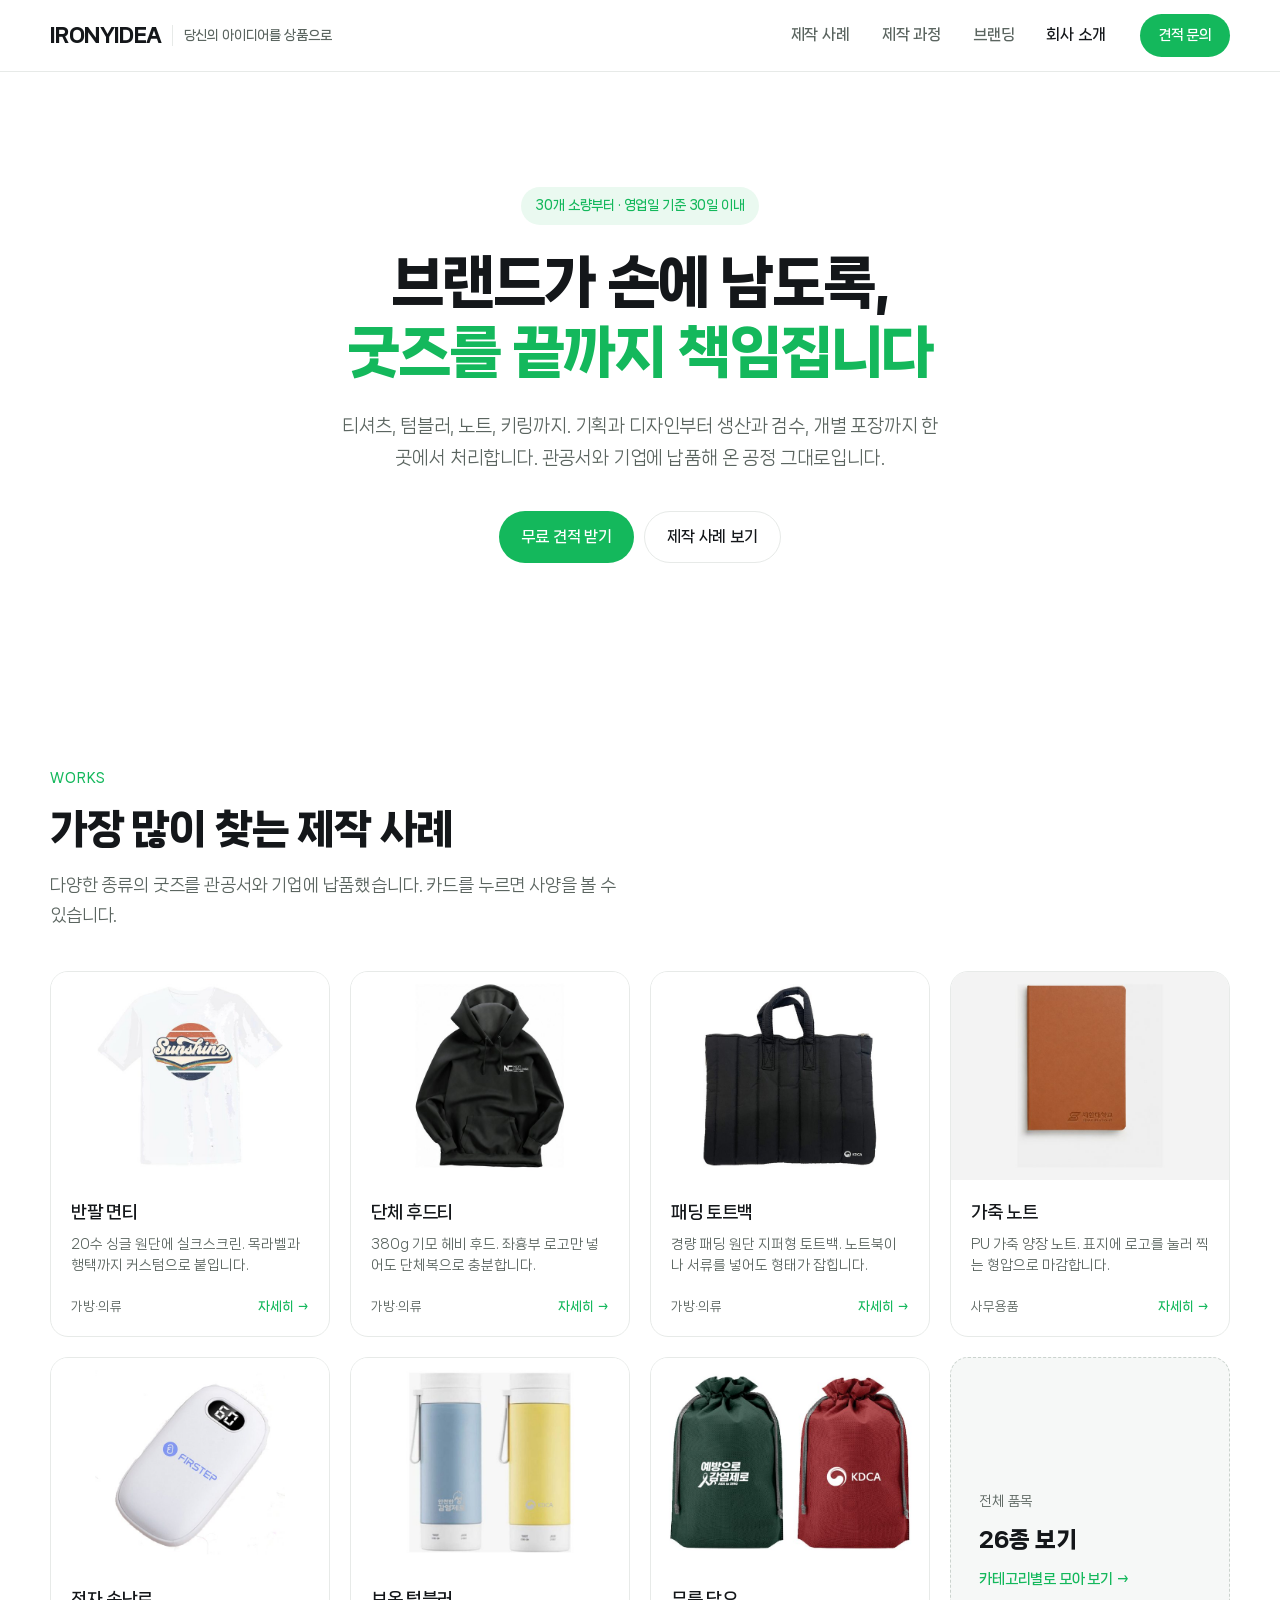
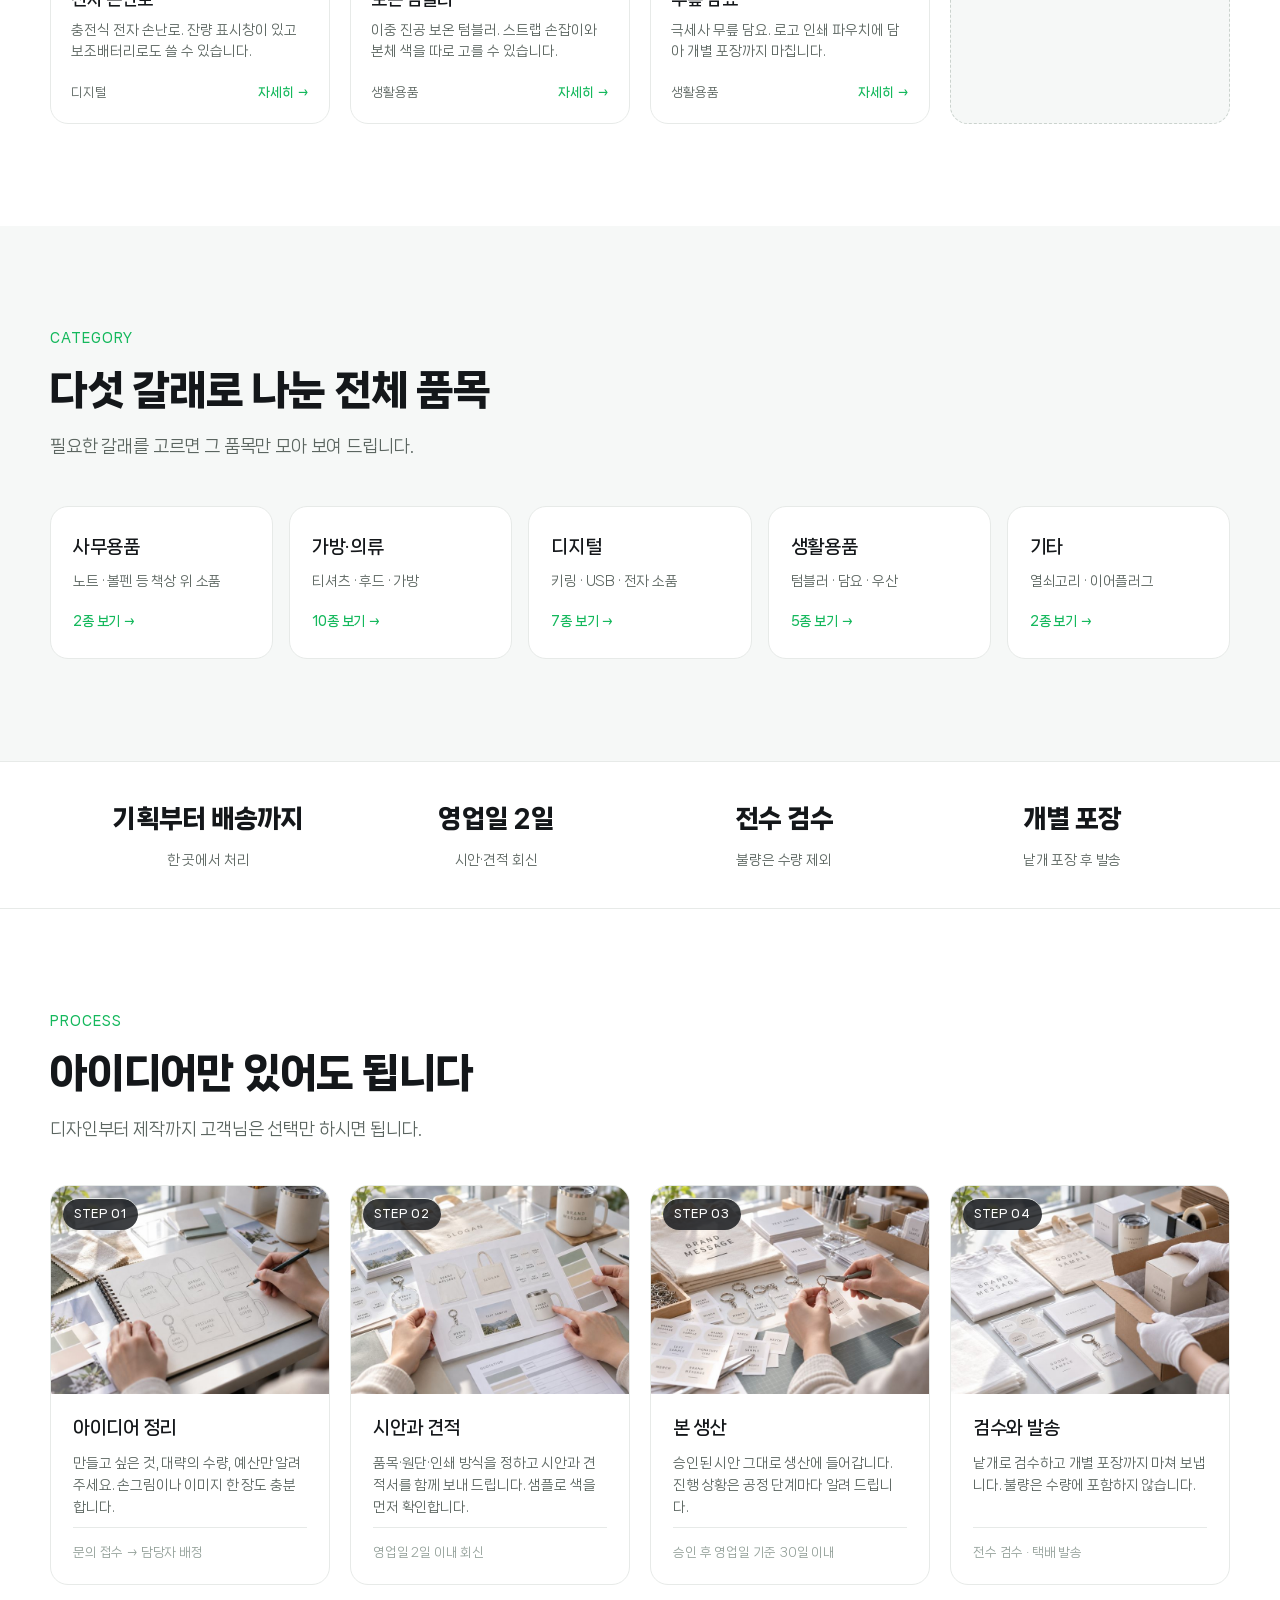
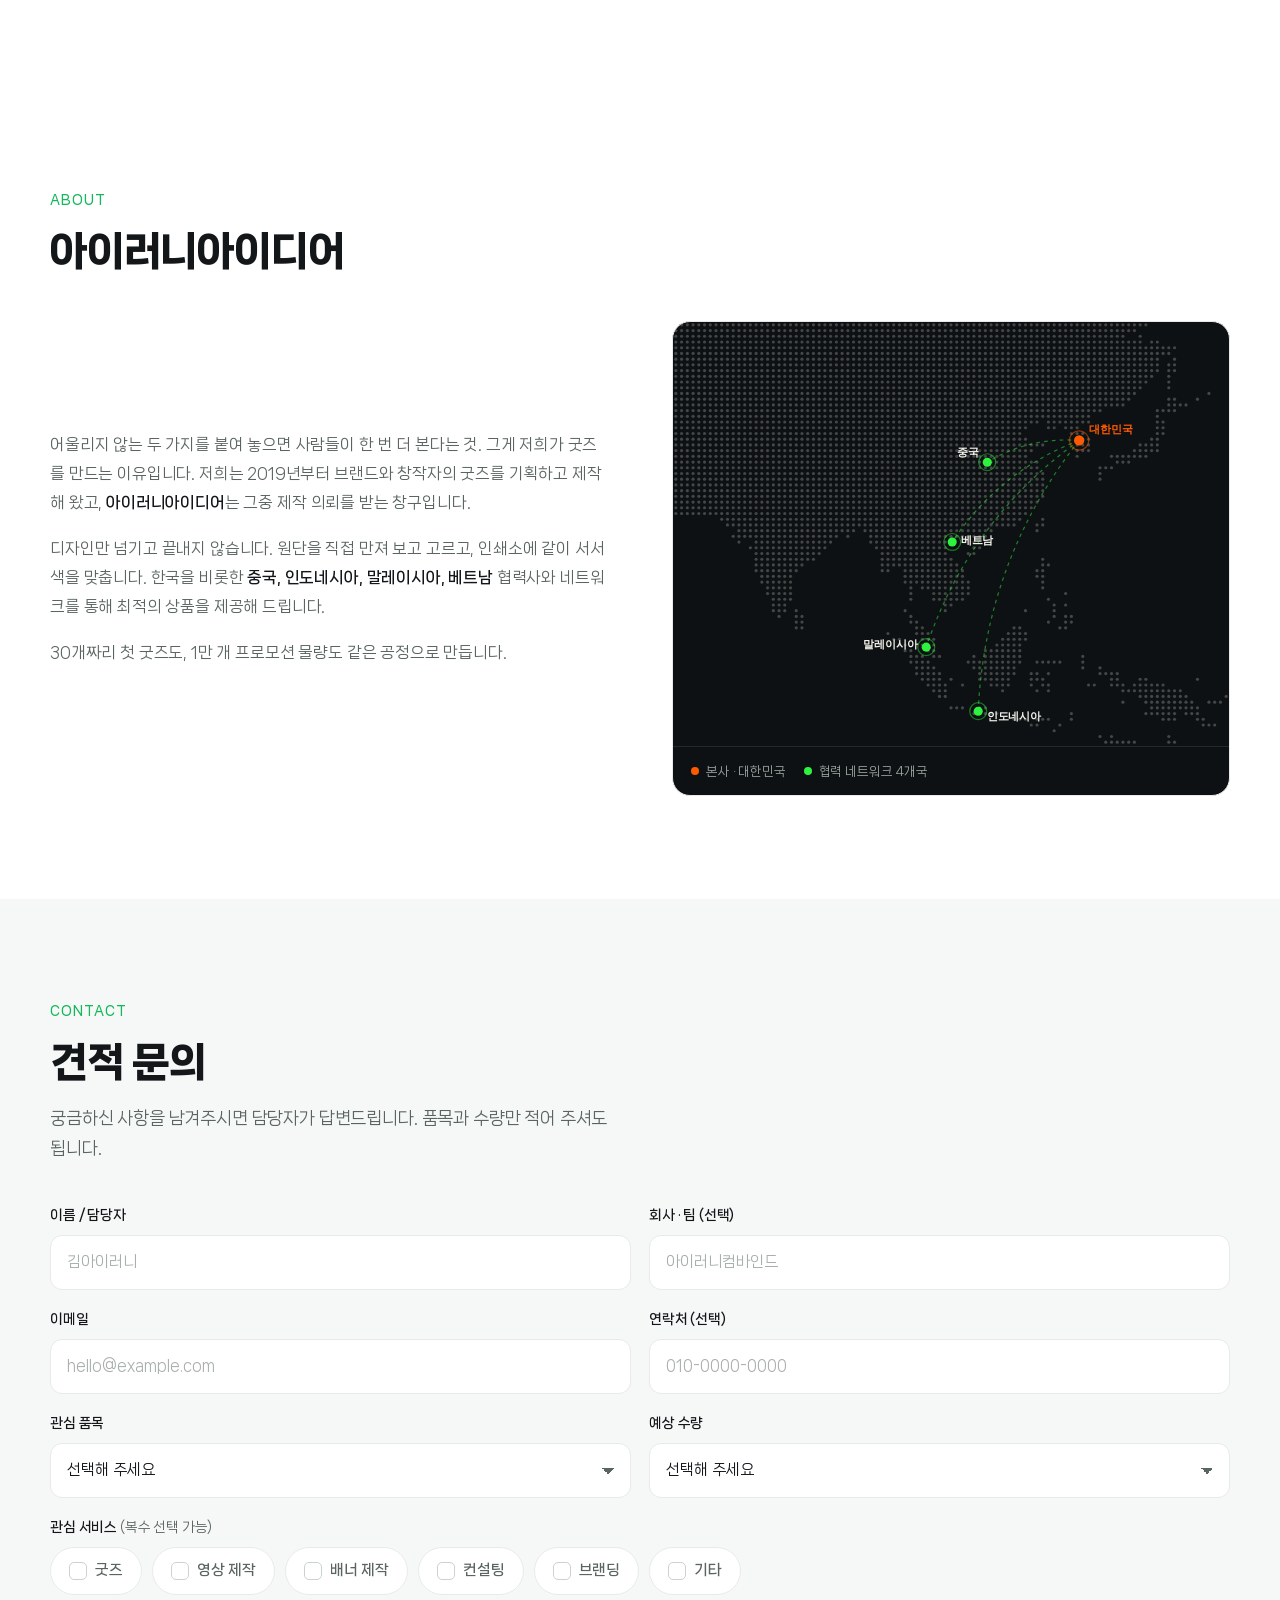
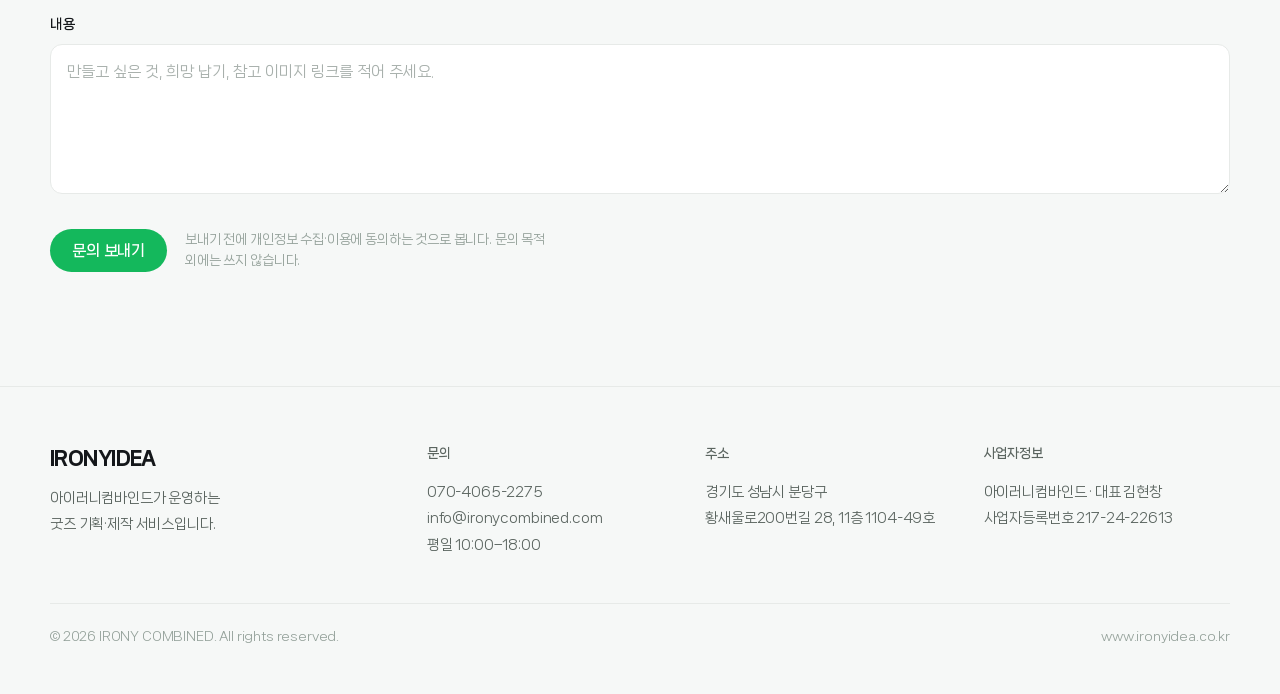
<file: index.html>
<!DOCTYPE html>
<html lang="ko">
<head>
<meta charset="UTF-8">
<meta name="viewport" content="width=device-width, initial-scale=1">
<title>아이러니아이디어 — 당신의 아이디어를 상품으로 만드는 곳</title>
<meta name="description" content="아이러니컴바인드가 운영하는 굿즈 제작 서비스. 사무용품, 가방·의류, 디지털, 생활용품까지 30개 소량부터 기획하고 제작합니다.">
<link rel="icon" href="favicon.svg" type="image/svg+xml">
<meta name="theme-color" content="#FFFFFF">
<meta property="og:type" content="website">
<meta property="og:site_name" content="아이러니아이디어">
<meta property="og:title" content="아이러니아이디어 — 당신의 아이디어를 상품으로 만드는 곳">
<meta property="og:description" content="아이러니컴바인드가 운영하는 굿즈 제작 서비스. 사무용품, 가방·의류, 디지털, 생활용품까지 30개 소량부터 기획하고 제작합니다.">
<meta property="og:image" content="og-image.png">
<meta property="og:locale" content="ko_KR">
<meta name="twitter:card" content="summary_large_image">
<link rel="stylesheet" href="style.css">
</head>
<body>
<header class="nav">
  <div class="wrap">
    <a class="brand" href="index.html"><b>IRONYIDEA</b><em>당신의 아이디어를 상품으로</em></a>
    <nav class="tabs" aria-label="주요 메뉴">
      <a href="works.html">제작 사례</a>
      <a href="index.html#process">제작 과정</a>
      <a href="branding.html">브랜딩</a>
      <a href="index.html#about">회사 소개</a>
    </nav>
    <a class="btn btn--green btn--sm" href="index.html#contact">견적 문의</a>
  </div>
</header>

<main id="top">

  <section class="hero">
    <div class="wrap">
      <div>
        <span class="chip">30개 소량부터 · 영업일 기준 30일 이내</span>
        <h1>브랜드가 손에 남도록,<br><span>굿즈를 끝까지 책임집니다</span></h1>
        <p>티셔츠, 텀블러, 노트, 키링까지. 기획과 디자인부터 생산과 검수,
           개별 포장까지 한 곳에서 처리합니다. 관공서와 기업에 납품해 온 공정 그대로입니다.</p>
        <div class="hero-cta">
          <a class="btn btn--green" href="#contact">무료 견적 받기</a>
          <a class="btn btn--ghost" href="works.html">제작 사례 보기</a>
        </div>
      </div>
    </div>
  </section>

  <section class="sec" id="work">
    <div class="wrap">
      <span class="eyebrow">Works</span>
      <h2 class="h2">가장 많이 찾는 제작 사례</h2>
      <p class="lead">다양한 종류의 굿즈를 관공서와 기업에 납품했습니다. 카드를 누르면 사양을 볼 수 있습니다.</p>
      <div class="grid" id="grid"></div>
    </div>
  </section>

  <section class="sec sec--soft">
    <div class="wrap">
      <span class="eyebrow">Category</span>
      <h2 class="h2">다섯 갈래로 나눈 전체 품목</h2>
      <p class="lead">필요한 갈래를 고르면 그 품목만 모아 보여 드립니다.</p>
      <div class="cats" id="cats"></div>
    </div>
  </section>

  <section class="strip">
    <div class="wrap">
      <div><b>기획부터 배송까지</b><span>한 곳에서 처리</span></div>
      <div><b>영업일 2일</b><span>시안·견적 회신</span></div>
      <div><b>전수 검수</b><span>불량은 수량 제외</span></div>
      <div><b>개별 포장</b><span>낱개 포장 후 발송</span></div>
    </div>
  </section>

  <section class="sec" id="process">
    <div class="wrap">
      <span class="eyebrow">Process</span>
      <h2 class="h2">아이디어만 있어도 됩니다</h2>
      <p class="lead">디자인부터 제작까지 고객님은 선택만 하시면 됩니다.</p>
      <div id="procvisual"></div>
    </div>
  </section>

  <section class="sec" id="about">
    <div class="wrap">
      <span class="eyebrow">About</span>
      <h2 class="h2">아이러니아이디어</h2>
      <div class="about">
        <div>
          <p>어울리지 않는 두 가지를 붙여 놓으면 사람들이 한 번 더 본다는 것. 그게 저희가 굿즈를 만드는 이유입니다.
             저희는 2019년부터 브랜드와 창작자의 굿즈를 기획하고 제작해 왔고, <strong>아이러니아이디어</strong>는 그중 제작 의뢰를 받는 창구입니다.</p>
          <p>디자인만 넘기고 끝내지 않습니다. 원단을 직접 만져 보고 고르고, 인쇄소에 같이 서서 색을 맞춥니다.
             한국을 비롯한 <strong>중국, 인도네시아, 말레이시아, 베트남</strong> 협력사와 네트워크를 통해 최적의 상품을 제공해 드립니다.</p>
          <p>30개짜리 첫 굿즈도, 1만 개 프로모션 물량도 같은 공정으로 만듭니다.</p>
        </div>
        <figure class="netmap" id="netmap"></figure>
      </div>
    </div>
  </section>

  <section class="sec sec--soft" id="contact">
    <div class="wrap">
      <span class="eyebrow">Contact</span>
      <h2 class="h2">견적 문의</h2>
      <p class="lead">궁금하신 사항을 남겨주시면 담당자가 답변드립니다. 품목과 수량만 적어 주셔도 됩니다.</p>

      <div class="form" id="formwrap">
        <form class="form" id="form" style="grid-column:1/-1;margin-top:0" novalidate>
          <div class="f"><label for="name">이름 / 담당자</label><input id="name" name="name" required autocomplete="name" placeholder="김아이러니"></div>
          <div class="f"><label for="org">회사 · 팀 (선택)</label><input id="org" name="org" autocomplete="organization" placeholder="아이러니컴바인드"></div>
          <div class="f"><label for="email">이메일</label><input id="email" name="email" type="email" required autocomplete="email" placeholder="hello@example.com"></div>
          <div class="f"><label for="tel">연락처 (선택)</label><input id="tel" name="tel" type="tel" autocomplete="tel" placeholder="010-0000-0000"></div>
          <div class="f"><label for="item">관심 품목</label><select id="item" name="item" required><option value="">선택해 주세요</option></select></div>
          <div class="f"><label for="qty">예상 수량</label><select id="qty" name="qty" required>
            <option value="">선택해 주세요</option><option>30–100개</option><option>100–300개</option>
            <option>300–1,000개</option><option>1,000개 이상</option><option>아직 미정</option></select></div>
          <div class="f full">
            <label>관심 서비스 <span style="font-weight:400;color:var(--body)">(복수 선택 가능)</span></label>
            <div class="checks" id="svcchecks">
              <label class="chk"><input type="checkbox" name="svc" value="굿즈"><span>굿즈</span></label>
              <label class="chk"><input type="checkbox" name="svc" value="영상 제작"><span>영상 제작</span></label>
              <label class="chk"><input type="checkbox" name="svc" value="배너 제작"><span>배너 제작</span></label>
              <label class="chk"><input type="checkbox" name="svc" value="컨설팅"><span>컨설팅</span></label>
              <label class="chk"><input type="checkbox" name="svc" value="브랜딩"><span>브랜딩</span></label>
              <label class="chk"><input type="checkbox" name="svc" value="기타"><span>기타</span></label>
            </div>
          </div>
          <div class="f full"><label for="msg">내용</label><textarea id="msg" name="msg" required placeholder="만들고 싶은 것, 희망 납기, 참고 이미지 링크를 적어 주세요."></textarea></div>
          <div class="submit-row">
            <button class="btn btn--green" type="submit">문의 보내기</button>
            <p class="hint">보내기 전에 개인정보 수집·이용에 동의하는 것으로 봅니다. 문의 목적 외에는 쓰지 않습니다.</p>
          </div>
        </form>
      </div>
      <div id="done" hidden></div>
    </div>
  </section>

</main>

<footer class="foot">
  <div class="wrap">
    <div class="cols">
      <div>
        <div class="fb">IRONYIDEA</div>
        <p>아이러니컴바인드가 운영하는<br>굿즈 기획·제작 서비스입니다.</p>
      </div>
      <div>
        <h4>문의</h4>
        <p><a href="tel:07040652275">070-4065-2275</a><br>
           <a href="mailto:info@ironycombined.com">info@ironycombined.com</a><br>
           평일 10:00–18:00</p>
      </div>
      <div>
        <h4>주소</h4>
        <p>경기도 성남시 분당구<br>황새울로200번길 28, 11층 1104-49호</p>
      </div>
      <div>
        <h4>사업자정보</h4>
        <p>아이러니컴바인드 · 대표 김현창<br>사업자등록번호 217-24-22613</p>
      </div>
    </div>
    <div class="foot-bot">
      <span>© 2026 IRONY COMBINED. All rights reserved.</span>
      <span>www.ironyidea.co.kr</span>
    </div>
  </div>
</footer>

<div class="modal" id="modal" hidden role="dialog" aria-modal="true" aria-labelledby="sheetTitle">
  <div class="sheet" id="sheet"></div>
  <button class="x" id="close" aria-label="닫기">×</button>
</div>

<script src="data.js"></script>
<script>
/* ───────────────────────────────────────────────
   문의 메일 받는 설정 — web3forms.com 액세스 키
   ─────────────────────────────────────────────── */
const WEB3FORMS_KEY='478b537f-6ff1-4d15-80af-17e1ca38705e';
const FORM_ENDPOINT='';
const MAIL_ON = !!(WEB3FORMS_KEY || FORM_ENDPOINT);

/* 대표 제작 사례 + 더보기 */
const featured=items.filter(i=>i.featured).slice(0,7);
document.getElementById('grid').innerHTML =
  featured.map(cardHTML).join('') +
  `<a class="more" href="works.html">
     <span>전체 품목</span><b>${items.length}종 보기</b><i>카테고리별로 모아 보기 →</i>
   </a>`;

/* 카테고리 카드 */
document.getElementById('cats').innerHTML=CATS.map(([v,label])=>{
  const n=items.filter(i=>i.cat===v).length;
  return `<a class="cat" href="works.html?cat=${v}">
    <b>${label}</b><span>${CATDESC[v]}</span><i>${n}종 보기 →</i></a>`;
}).join('');

/* 문의 폼 품목 목록 */
const sel=document.getElementById('item');
CATS.forEach(([v,label])=>{
  const list=items.filter(i=>i.cat===v);
  if(!list.length) return;
  sel.insertAdjacentHTML('beforeend',
    `<optgroup label="${label}">${list.map(i=>`<option>${i.name}</option>`).join('')}</optgroup>`);
});
sel.insertAdjacentHTML('beforeend','<option>목록에 없는 품목</option>');
sel.insertAdjacentHTML('afterbegin','<option>원스톱 솔루션 (굿즈 + 배너 + 영상 + 행사 + 브랜딩)</option>');

/* 다른 페이지에서 넘어온 경우 자동 선택 */
(function(){
  const q=new URLSearchParams(location.search);
  const item=q.get('item');
  if(item){
    const hit=[...sel.options].find(o=>o.value===item);
    if(hit) sel.value=item;
  }
  if(q.get('svc')==='onestop'){
    sel.value='원스톱 솔루션 (굿즈 + 배너 + 영상 + 행사 + 브랜딩)';
    ['굿즈','영상 제작','배너 제작','브랜딩'].forEach(v=>{
      const el=document.querySelector(`#svcchecks input[value="${v}"]`);
      if(el) el.checked=true;
    });
  }
})();

/* 상세 */
const modal=document.getElementById('modal'),sheet=document.getElementById('sheet');
let lastFocus=null;
function openSheet(id){
  const it=items.find(x=>x.id===id); if(!it) return;
  lastFocus=document.activeElement;
  sheet.innerHTML=`
   <div class="sheet-body">
     <span class="tag">${CATNAME[it.cat]} · ${it.tag}</span>
     <h3 id="sheetTitle">${it.name}</h3>
     <p>${it.desc}</p>
     <div class="gal"><div class="gal-stage">${galShot(it,SHOTS[0])}</div></div>
     <dl>${Object.entries(it.spec).filter(([k])=>!['최소 수량','참고가'].includes(k))
        .map(([k,v])=>`<dt>${k}</dt><dd>${v}</dd>`).join('')}</dl>
     <div class="sheet-actions">
       <button class="btn btn--green" type="button" data-ask="${it.name}">이 품목으로 문의</button>
       <button class="btn btn--ghost" type="button" data-dismiss>닫기</button>
     </div>
   </div>`;
  modal.hidden=false;document.body.style.overflow='hidden';
  document.getElementById('close').focus();
}
function closeSheet(){modal.hidden=true;document.body.style.overflow='';if(lastFocus)lastFocus.focus();}
document.addEventListener('click',e=>{
  const c=e.target.closest('.card'); if(c&&c.dataset.id) openSheet(c.dataset.id);
});
modal.addEventListener('click',e=>{
  if(e.target===modal||e.target.closest('[data-dismiss]'))return closeSheet();
  const ask=e.target.closest('[data-ask]');
  if(ask){sel.value=ask.dataset.ask;closeSheet();
    document.getElementById('contact').scrollIntoView({behavior:'smooth'});
    setTimeout(()=>document.getElementById('name').focus(),400);}
});
document.getElementById('close').addEventListener('click',closeSheet);
document.addEventListener('keydown',e=>{if(e.key==='Escape'&&!modal.hidden)closeSheet();});

/* 문의 폼 */
const form=document.getElementById('form'),done=document.getElementById('done'),formwrap=document.getElementById('formwrap');
form.addEventListener('submit',e=>{
  e.preventDefault();
  const bad=[...form.querySelectorAll('[required]')].find(el=>!el.value.trim());
  if(bad){bad.focus();bad.style.borderColor='#FF5A00';return;}
  const d=new FormData(form);
  const svcList=d.getAll('svc');
  d.delete('svc');
  if(svcList.length) d.append('관심 서비스', svcList.join(', '));
  const ref='IC-'+new Date().toISOString().slice(2,10).replace(/-/g,'')+'-'+Math.floor(1000+Math.random()*9000);
  if(MAIL_ON){
    const url=FORM_ENDPOINT||'https://api.web3forms.com/submit';
    if(WEB3FORMS_KEY) d.append('access_key',WEB3FORMS_KEY);
    d.append('subject','[아이러니아이디어] 제작 문의 '+ref);
    d.append('_subject','[아이러니아이디어] 제작 문의 '+ref);
    d.append('from_name','아이러니아이디어 홈페이지');
    d.append('접수번호',ref);
    fetch(url,{method:'POST',body:d,headers:{'Accept':'application/json'}})
      .catch(err=>console.error('문의 전송 실패',err));
  }
  formwrap.hidden=true;done.hidden=false;done.className='done';
  done.innerHTML=`
   <div class="tick">✓</div>
   <h3>접수되었습니다</h3>
   <p>영업일 2일 안에 ${d.get('email')} 으로 시안과 견적을 보내 드립니다.</p>
   <ul>
     <li><b>접수번호</b>${ref}</li>
     <li><b>담당자</b>${d.get('name')}${d.get('org')?' · '+d.get('org'):''}</li>
     <li><b>품목</b>${d.get('item')}</li>
     ${svcList.length?`<li><b>서비스</b>${svcList.join(', ')}</li>`:''}
     <li><b>수량</b>${d.get('qty')}</li>
   </ul>
   <button class="btn btn--ghost" type="button" id="again">다시 문의하기</button>
   ${MAIL_ON?'':'<p class="hint" style="margin-top:16px">데모 사이트라 실제로 전송되지는 않습니다.</p>'}`;
  done.scrollIntoView({behavior:'smooth',block:'center'});
  document.getElementById('again').addEventListener('click',()=>{
    form.reset();formwrap.hidden=false;done.hidden=true;
    form.querySelectorAll('input,select,textarea').forEach(el=>el.style.borderColor='');
    document.getElementById('name').focus();
  });
});

/* 스크롤 등장 */
const io=new IntersectionObserver(es=>es.forEach(en=>{
  if(en.isIntersecting){en.target.classList.add('in');io.unobserve(en.target);}
}),{threshold:.1});
document.querySelectorAll('#grid .card').forEach((c,i)=>{c.style.animationDelay=(i%4)*60+'ms';io.observe(c);});

/* 협력 네트워크 지도 — 아시아 도트맵 */
(function(){
  const M={rows:74,cols:97,lon0:60,lon1:152,lat0:-13,lat1:57,
    bits:'/////////////+AAf////////////8AAP////////////5AAH/////////////sAD//////////////wB//////////////wA//////////////kAf/////////////2AP/////////////7AH/////////////5AD/////////////4gB/////////////4QA/////////////4AEf////////////4GIP////////////4DwH////////////AHgD///////////+ACAB//////////7/ABgA//////////xuAAwAf/////////wDgAYAP/////////8A4AYAH//////////wcA8AD//////////gOA+AB//////////gEH8AA//////////8ABwAAf/////////+AHAAAP//////////gCAAAH//////////wBAAAD//////////4AAAAB//////////8AAAAA//////////+AAAAAf/////////+AAAAAP/////////+AAAAAH/////////+AAAAAAA////////+IAAAAAAP///////+MAAAAAAB///3///wEAAAAAAB///R///wAAAAAAAAT//A//4gAAAAAAAAD//AP/4YAAAAAAAAA//AD/8YAAAAAAAAAf/AB//AAEAAAAAAAP+AA//wADAAAAAAAH+AAZ/8ADAAAAAAAB+AAA/+ABgAAAAAAA/AAAf/gAQAAAAAAAPgAAF/[base64]/PiAAAAAAAAAAA8D/ABIAAAAAAAAAAfA/mgHgAAAAAAAAAHofjgAxgEAAAAAAAB5DxYGd+AAAAAAAAAcAQUAD/4AAAAAAAAGAAAAAP+BAAAAAAAAAAAAAj/nAAAAAAAAcwAAAA/4AAAAAAAAA+ABAA/cAAAAAAAAAAO4gADjAAAAAAAAAAAxAAAA4AAAAAAAAAABAAAAAAAAAAAAAAAAAKAIAAAAAAAAAAAAAD8GAAA=='};
  const W=920,H=Math.round(W*(M.lat1-M.lat0)/(M.lon1-M.lon0));
  const raw=atob(M.bits);
  const on=i=>(raw.charCodeAt(i>>3)>>(7-(i&7)))&1;
  const X=lon=>((lon-M.lon0)/(M.lon1-M.lon0)*W);
  const Y=lat=>((M.lat1-lat)/(M.lat1-M.lat0)*H);

  let dots='';
  const cw=W/M.cols, ch=H/M.rows;
  for(let r=0;r<M.rows;r++)for(let c=0;c<M.cols;c++){
    if(!on(r*M.cols+c)) continue;
    dots+=`<circle cx="${((c+.5)*cw).toFixed(1)}" cy="${((r+.5)*ch).toFixed(1)}" r="2.6"/>`;
  }

  const HQ={lon:127.2,lat:37.4,name:'대한민국',role:'본사'};
  const PARTNERS=[
    {lon:112.0,lat:33.8,name:'중국',anchor:'end',dx:-14,dy:-10},
    {lon:106.2,lat:20.6,name:'베트남',anchor:'start',dx:14,dy:4},
    {lon:101.9,lat:3.2,name:'말레이시아',anchor:'end',dx:-14,dy:2},
    {lon:110.5,lat:-7.4,name:'인도네시아',anchor:'start',dx:14,dy:14}
  ];

  const hx=X(HQ.lon),hy=Y(HQ.lat);
  let lines='',pins='';
  PARTNERS.forEach(p=>{
    const px=X(p.lon),py=Y(p.lat);
    const mx=(hx+px)/2+(hy-py)*0.16, my=(hy+py)/2+(px-hx)*0.16;
    lines+=`<path d="M${hx.toFixed(1)} ${hy.toFixed(1)} Q${mx.toFixed(1)} ${my.toFixed(1)} ${px.toFixed(1)} ${py.toFixed(1)}"/>`;
    pins+=`<g><circle cx="${px.toFixed(1)}" cy="${py.toFixed(1)}" r="7.5" fill="#2DF23F"/>
      <circle cx="${px.toFixed(1)}" cy="${py.toFixed(1)}" r="14" fill="none" stroke="#2DF23F" stroke-width="2" opacity=".45"/>
      <text x="${(px+p.dx).toFixed(1)}" y="${(py+p.dy).toFixed(1)}" text-anchor="${p.anchor}"
        fill="#F2F1EA" font-size="19" font-weight="700" font-family="Pretendard Variable, Pretendard, sans-serif">${p.name}</text></g>`;
  });
  const hq=`<g><circle cx="${hx.toFixed(1)}" cy="${hy.toFixed(1)}" r="8.5" fill="#FF5A00"/>
     <circle cx="${hx.toFixed(1)}" cy="${hy.toFixed(1)}" r="16" fill="none" stroke="#FF5A00" stroke-width="2" opacity=".5"/>
     <text x="${(hx+17).toFixed(1)}" y="${(hy-12).toFixed(1)}" fill="#FF5A00" font-size="19" font-weight="700"
       font-family="Pretendard Variable, Pretendard, sans-serif">대한민국</text></g>`;

  document.getElementById('netmap').innerHTML=
   `<svg viewBox="0 0 ${W} ${H}" role="img" aria-label="아시아 협력 네트워크 지도">
      <g fill="#F2F1EA" opacity=".24">${dots}</g>
      <g stroke="#2DF23F" stroke-width="2" fill="none" opacity=".5" stroke-dasharray="6 7">${lines}</g>
      ${pins}${hq}
    </svg>
    <figcaption>
      <i><b style="background:#FF5A00"></b>본사 · 대한민국</i>
      <i><b style="background:#2DF23F"></b>협력 네트워크 4개국</i>
    </figcaption>`;
})();

/* ───────────────────────────────────────────────
   제작 과정 사진 — src에 파일 경로나 data URI를 넣으면
   일러스트 대신 4단계 실사 카드로 바뀝니다.
   하나만 채워도 카드 방식으로 전환됩니다.
   ─────────────────────────────────────────────── */
const PROC_PHOTOS=[
  {step:'STEP 01', title:'아이디어 정리', src:'[data-uri]',
   desc:'만들고 싶은 것, 대략의 수량, 예산만 알려 주세요. 손그림이나 이미지 한 장도 충분합니다.',
   when:'문의 접수 → 담당자 배정'},
  {step:'STEP 02', title:'시안과 견적', src:'[data-uri]',
   desc:'품목·원단·인쇄 방식을 정하고 시안과 견적서를 함께 보내 드립니다. 샘플로 색을 먼저 확인합니다.',
   when:'영업일 2일 이내 회신'},
  {step:'STEP 03', title:'본 생산', src:'[data-uri]',
   desc:'승인된 시안 그대로 생산에 들어갑니다. 진행 상황은 공정 단계마다 알려 드립니다.',
   when:'승인 후 영업일 기준 30일 이내'},
  {step:'STEP 04', title:'검수와 발송', src:'[data-uri]',
   desc:'낱개로 검수하고 개별 포장까지 마쳐 보냅니다. 불량은 수량에 포함하지 않습니다.',
   when:'전수 검수 · 택배 발송'}
];

const PROC_ILLUST='';

(function(){
  const box=document.getElementById('procvisual');
  const hasPhoto=PROC_PHOTOS.some(p=>p.src);
  if(!hasPhoto && PROC_ILLUST){
    box.innerHTML=`<figure class="procimg"><img src="${PROC_ILLUST}" alt="제작 과정 4단계 일러스트"></figure>
      <div class="proctxt">${PROC_PHOTOS.map(p=>`
        <div><b>${p.step}</b><h3>${p.title}</h3><p>${p.desc}</p><span>${p.when}</span></div>`).join('')}</div>`;
    return;
  }
  box.innerHTML=`<div class="procgrid">${PROC_PHOTOS.map(p=>`
    <div class="procard">
      <div class="pic"><span class="step">${p.step}</span>
        ${p.src?`<img src="${p.src}" alt="${p.title}" loading="lazy">`:slot(p.title)}</div>
      <div class="txt"><h3>${p.title}</h3><p>${p.desc}</p><span>${p.when}</span></div>
    </div>`).join('')}</div>`;
})();

/* 해시로 들어왔을 때 위치 보정 */
(function(){
  const t=location.hash.replace('#','');
  if(!t||t==='top') return;
  const fix=()=>{const el=document.getElementById(t); if(el) el.scrollIntoView({behavior:'auto'});};
  requestAnimationFrame(fix);
  addEventListener('load',()=>{fix();setTimeout(fix,150);setTimeout(fix,450);});
  if(document.fonts&&document.fonts.ready) document.fonts.ready.then(fix);
})();

/* 스크롤에 따른 메뉴 표시 */
const tabs=[...document.querySelectorAll('.tabs a')];
['process','about'].forEach(id=>{
  const el=document.getElementById(id); if(!el) return;
  new IntersectionObserver(es=>es.forEach(en=>{
    if(en.isIntersecting) tabs.forEach(t=>t.classList.toggle('on',
      t.getAttribute('href')==='index.html#'+en.target.id));
  }),{rootMargin:'-45% 0px -50% 0px'}).observe(el);
});
</script>
</body>
</html>
</file>
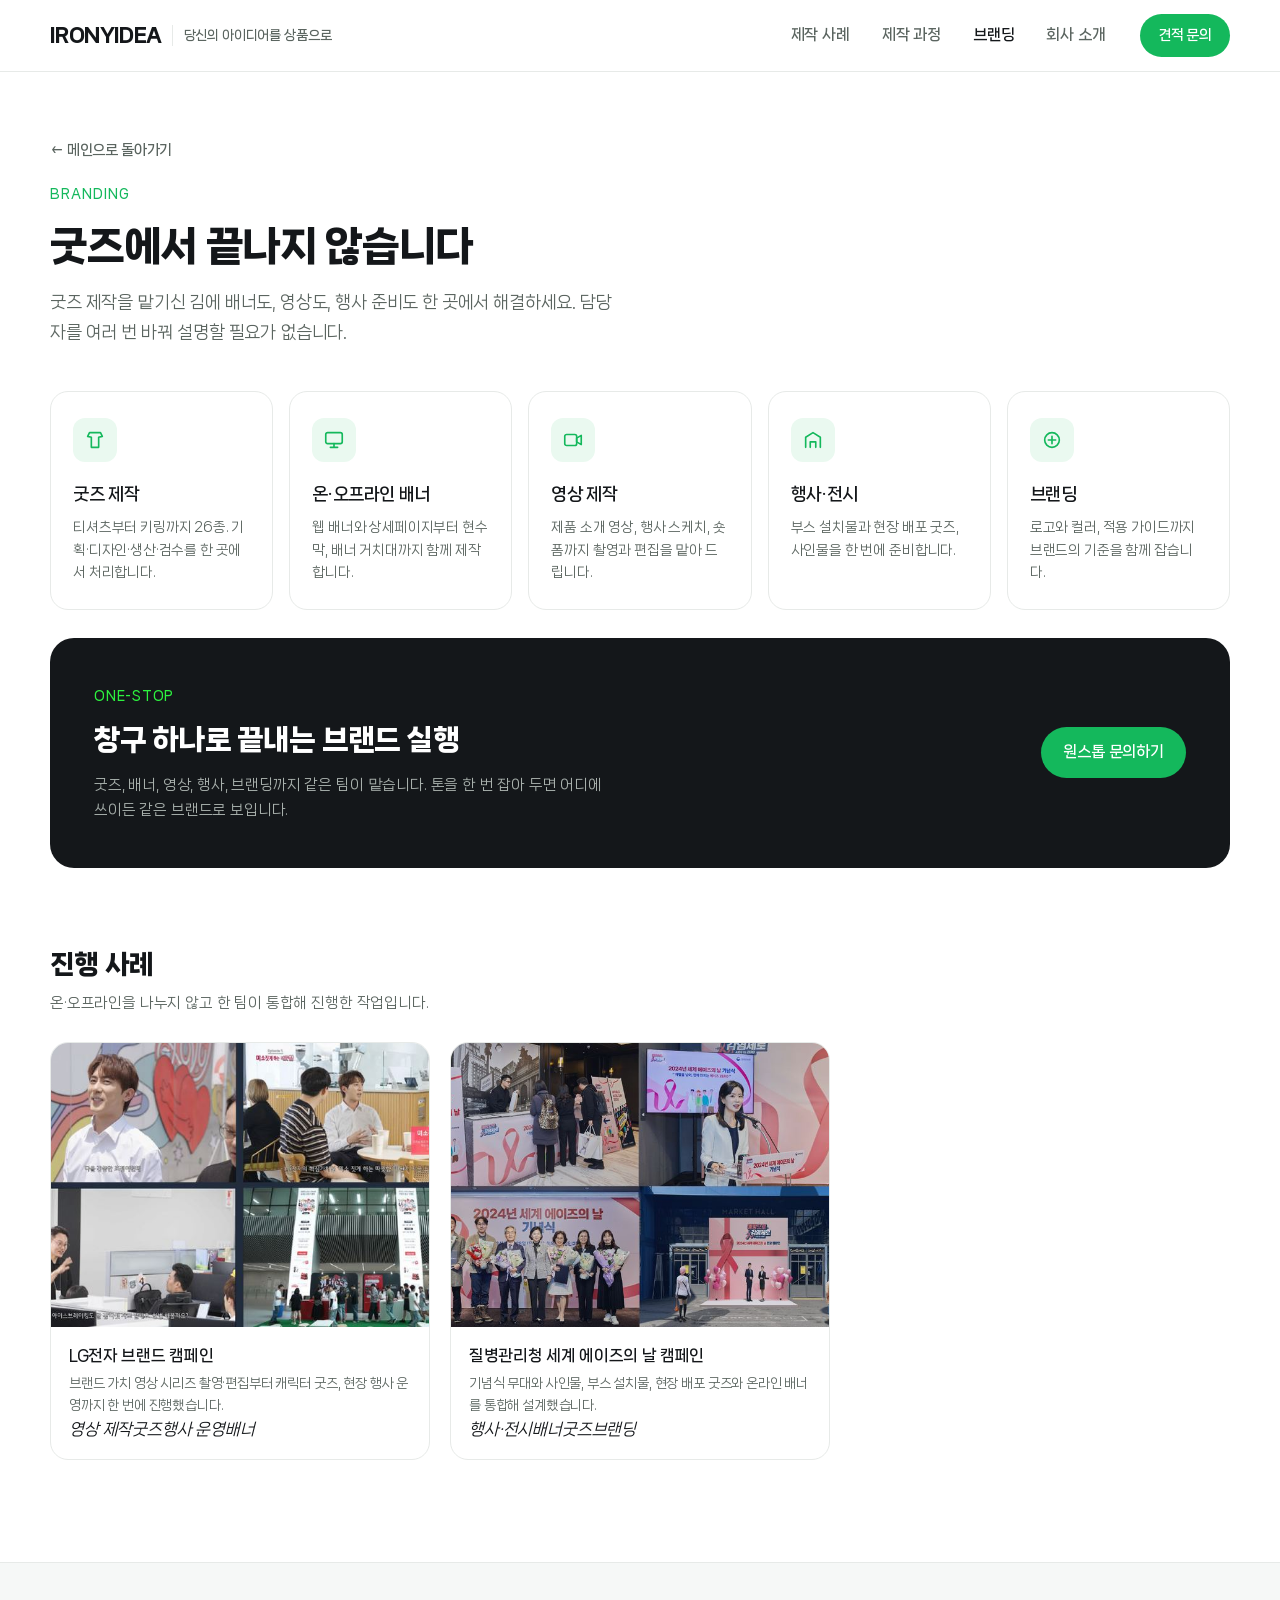
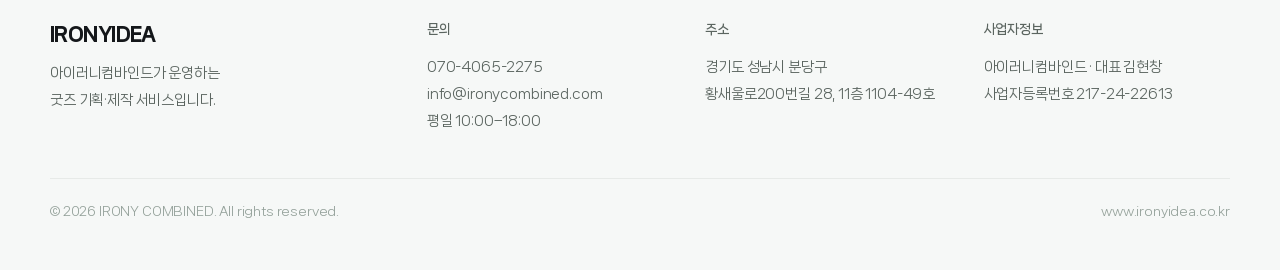
<file: branding.html>
<!DOCTYPE html>
<html lang="ko">
<head>
<meta charset="UTF-8">
<meta name="viewport" content="width=device-width, initial-scale=1">
<title>브랜딩 — 아이러니아이디어</title>
<meta name="description" content="굿즈 제작부터 온·오프라인 배너, 영상 제작, 행사·전시, 브랜딩까지 한 곳에서 처리하는 원스톱 솔루션.">
<link rel="icon" href="favicon.svg" type="image/svg+xml">
<meta name="theme-color" content="#FFFFFF">
<meta property="og:type" content="website">
<meta property="og:site_name" content="아이러니아이디어">
<meta property="og:title" content="브랜딩 — 아이러니아이디어">
<meta property="og:description" content="굿즈, 배너, 영상, 행사, 브랜딩까지 창구 하나로 끝냅니다.">
<meta property="og:image" content="og-image.png">
<meta property="og:locale" content="ko_KR">
<link rel="stylesheet" href="style.css">
</head>
<body>

<header class="nav">
  <div class="wrap">
    <a class="brand" href="index.html"><b>IRONYIDEA</b><em>당신의 아이디어를 상품으로</em></a>
    <nav class="tabs" aria-label="주요 메뉴">
      <a href="works.html">제작 사례</a>
      <a href="index.html#process">제작 과정</a>
      <a href="branding.html" class="on">브랜딩</a>
      <a href="index.html#about">회사 소개</a>
    </nav>
    <a class="btn btn--green btn--sm" href="index.html#contact">견적 문의</a>
  </div>
</header>

<main>
<section class="sec pagehead">
    <div class="wrap">
      <a class="back" href="index.html">← 메인으로 돌아가기</a>
      <span class="eyebrow" style="margin-top:22px">Branding</span>
      <h2 class="h2">굿즈에서 끝나지 않습니다</h2>
      <p class="lead">굿즈 제작을 맡기신 김에 배너도, 영상도, 행사 준비도 한 곳에서 해결하세요.
         담당자를 여러 번 바꿔 설명할 필요가 없습니다.</p>

      <div class="svcs" id="svcs"></div>

      <div class="onestop">
        <div>
          <span class="tagline">ONE-STOP</span>
          <h3>창구 하나로 끝내는 브랜드 실행</h3>
          <p>굿즈, 배너, 영상, 행사, 브랜딩까지 같은 팀이 맡습니다.
             톤을 한 번 잡아 두면 어디에 쓰이든 같은 브랜드로 보입니다.</p>
        </div>
        <a class="btn btn--green" href="index.html?svc=onestop#contact">원스톱 문의하기</a>
      </div>

      <div id="brandcases"></div>
    </div>
  </section>
</main>

<footer class="foot">
  <div class="wrap">
    <div class="cols">
      <div>
        <div class="fb">IRONYIDEA</div>
        <p>아이러니컴바인드가 운영하는<br>굿즈 기획·제작 서비스입니다.</p>
      </div>
      <div>
        <h4>문의</h4>
        <p><a href="tel:07040652275">070-4065-2275</a><br>
           <a href="mailto:info@ironycombined.com">info@ironycombined.com</a><br>
           평일 10:00–18:00</p>
      </div>
      <div>
        <h4>주소</h4>
        <p>경기도 성남시 분당구<br>황새울로200번길 28, 11층 1104-49호</p>
      </div>
      <div>
        <h4>사업자정보</h4>
        <p>아이러니컴바인드 · 대표 김현창<br>사업자등록번호 217-24-22613</p>
      </div>
    </div>
    <div class="foot-bot">
      <span>© 2026 IRONY COMBINED. All rights reserved.</span>
      <span>www.ironyidea.co.kr</span>
    </div>
  </div>
</footer>

<script>
function slot(label){
  return `<svg viewBox="0 0 400 300" preserveAspectRatio="xMidYMid slice" role="img" aria-label="${label} 사진 자리">
    <rect width="400" height="300" fill="#F0F3F1"/>
    <g stroke="#C9D2CD" stroke-width="2" opacity=".7"><path d="M150 150h100M200 100v100"/></g></svg>`;
}

/* ───────────────────────────────────────────────
   브랜딩 페이지
   img 에 파일 경로나 data URI 를 넣으면 카드 위에 사진이 붙습니다.
   BRAND_CASES 에 항목을 추가하면 아래에 사례 갤러리가 생깁니다.
   ─────────────────────────────────────────────── */
const SVC_ICON={
  goods:'<path d="M6 4h12l2 4-4 1v11H8V9L4 8z"/>',
  banner:'<rect x="3" y="4" width="18" height="12" rx="2"/><path d="M12 16v4M8 20h8"/>',
  video:'<rect x="3" y="6" width="13" height="12" rx="2"/><path d="M16 10l5-3v10l-5-3z"/>',
  event:'<path d="M4 20V9l8-5 8 5v11"/><path d="M9 20v-6h6v6"/>',
  brand:'<circle cx="12" cy="12" r="8"/><path d="M12 8v8M8 12h8"/>'
};
const BRAND_SERVICES=[
  {ic:'goods', t:'굿즈 제작', img:'',
   d:'티셔츠부터 키링까지 26종. 기획·디자인·생산·검수를 한 곳에서 처리합니다.'},
  {ic:'banner', t:'온·오프라인 배너', img:'',
   d:'웹 배너와 상세페이지부터 현수막, 배너 거치대까지 함께 제작합니다.'},
  {ic:'video', t:'영상 제작', img:'',
   d:'제품 소개 영상, 행사 스케치, 숏폼까지 촬영과 편집을 맡아 드립니다.'},
  {ic:'event', t:'행사·전시', img:'',
   d:'부스 설치물과 현장 배포 굿즈, 사인물을 한 번에 준비합니다.'},
  {ic:'brand', t:'브랜딩', img:'',
   d:'로고와 컬러, 적용 가이드까지 브랜드의 기준을 함께 잡습니다.'}
];

/* 사례를 추가하면 갤러리가 자동으로 나타납니다.
   예) {t:'세한대학교 웰컴키트', d:'굿즈 · 배너 · 행사 운영', img:'case-01.jpg'} */
const BRAND_CASES=[
  {t:'LG전자 브랜드 캠페인',
   d:'브랜드 가치 영상 시리즈 촬영·편집부터 캐릭터 굿즈, 현장 행사 운영까지 한 번에 진행했습니다.',
   tags:['영상 제작','굿즈','행사 운영','배너'],
   img:'[data-uri]'},
  {t:'질병관리청 세계 에이즈의 날 캠페인',
   d:'기념식 무대와 사인물, 부스 설치물, 현장 배포 굿즈와 온라인 배너를 통합해 설계했습니다.',
   tags:['행사·전시','배너','굿즈','브랜딩'],
   img:'[data-uri]'}
];

(function(){
  const box=document.getElementById('svcs'); if(!box) return;
  box.innerHTML=BRAND_SERVICES.map(s=>`
    ${s.img?`<div class="svc"><div class="thumb"><img src="${s.img}" alt="${s.t}" loading="lazy"></div>
       <div class="pad"><b>${s.t}</b><p>${s.d}</p></div></div>`
      :`<div class="svc"><div class="pad">
       <span class="ic"><svg viewBox="0 0 24 24" fill="none" stroke="currentColor" stroke-width="1.8"
         stroke-linecap="round" stroke-linejoin="round">${SVC_ICON[s.ic]}</svg></span>
       <b>${s.t}</b><p>${s.d}</p></div></div>`}`).join('');

  const cases=document.getElementById('brandcases');
  if(cases && BRAND_CASES.length){
    cases.innerHTML=`<div class="cases">
      <h3>진행 사례</h3>
      <p class="sub">온·오프라인을 나누지 않고 한 팀이 통합해 진행한 작업입니다.</p>
      <div class="casegrid">${BRAND_CASES.map(c=>`
        <figure><div class="pic">${c.img?`<img src="${c.img}" alt="${c.t}" loading="lazy">`:slot(c.t)}</div>
          <figcaption>
            <div><b>${c.t}</b><span>${c.d}</span></div>
            <div class="tags">${(c.tags||[]).map(x=>`<i>${x}</i>`).join('')}</div>
          </figcaption></figure>`).join('')}</div></div>`;
  }
})();


</script>
</body>
</html>
</file>
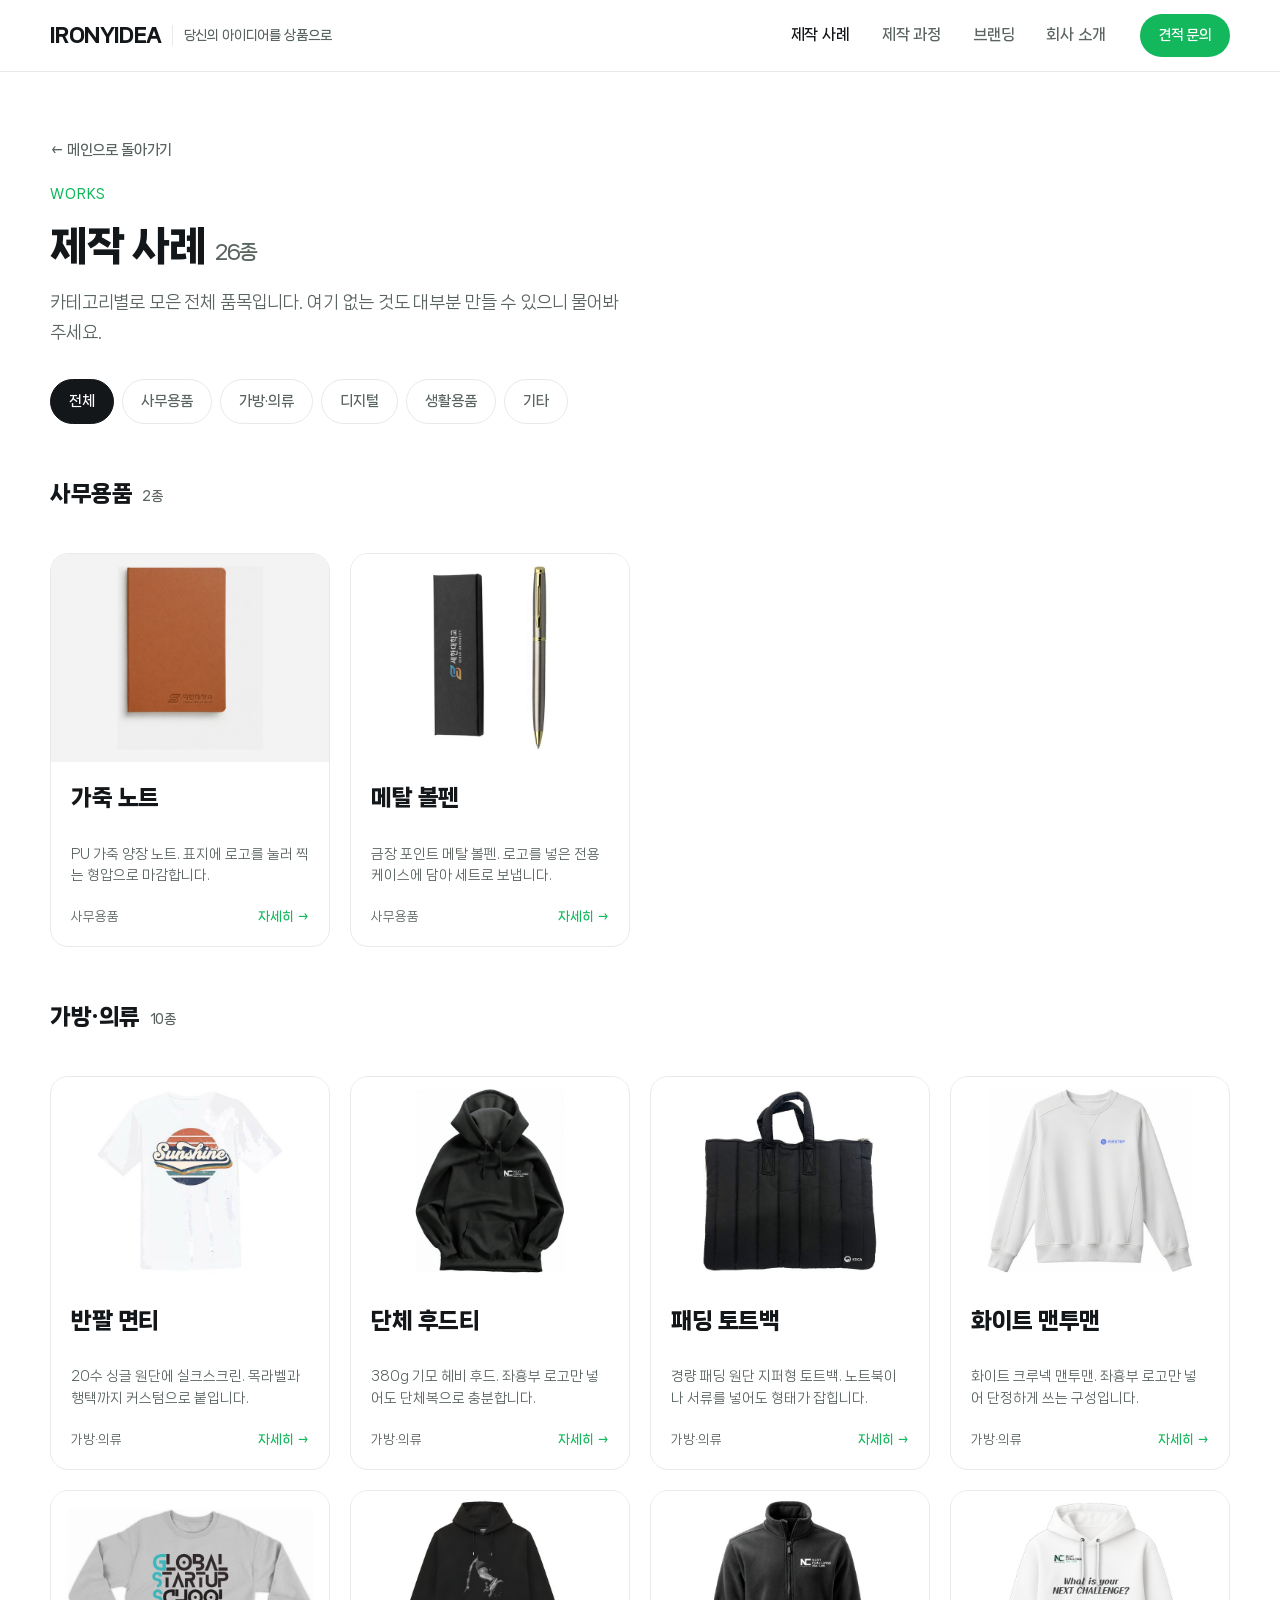
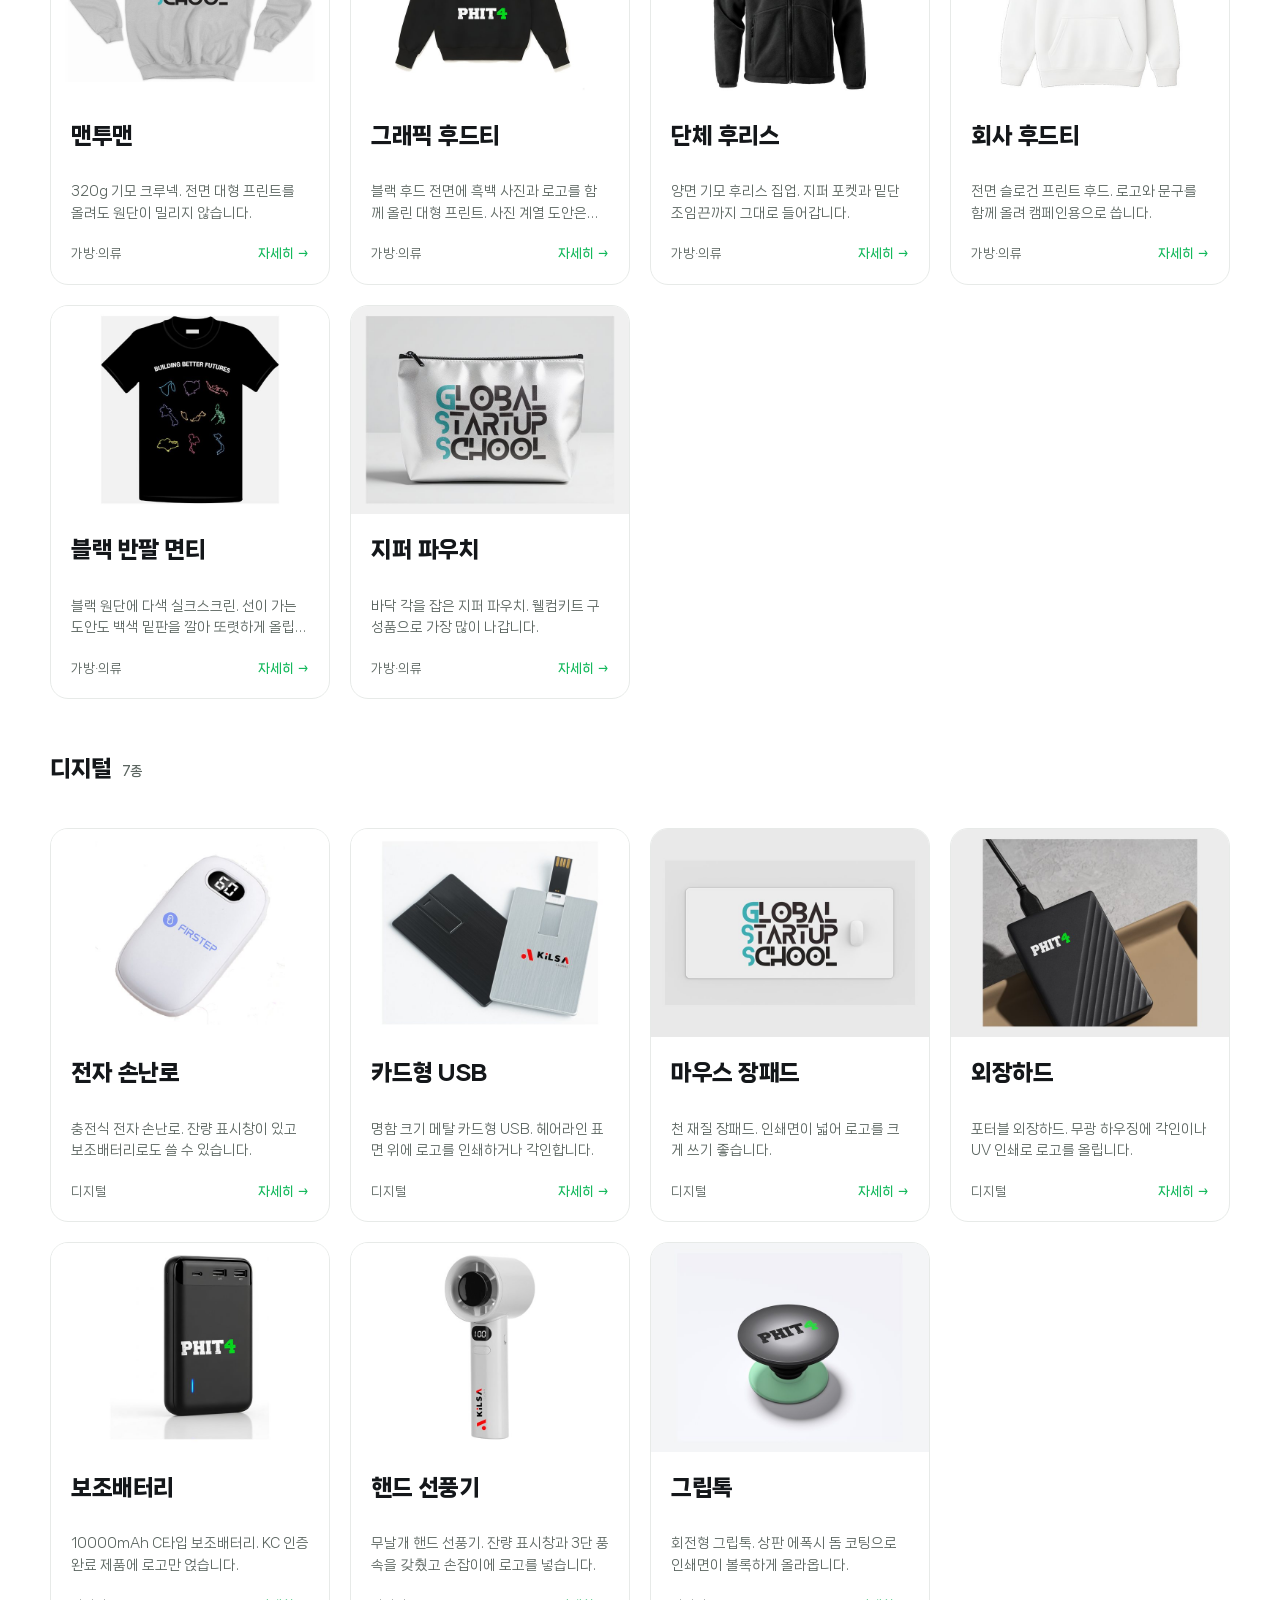
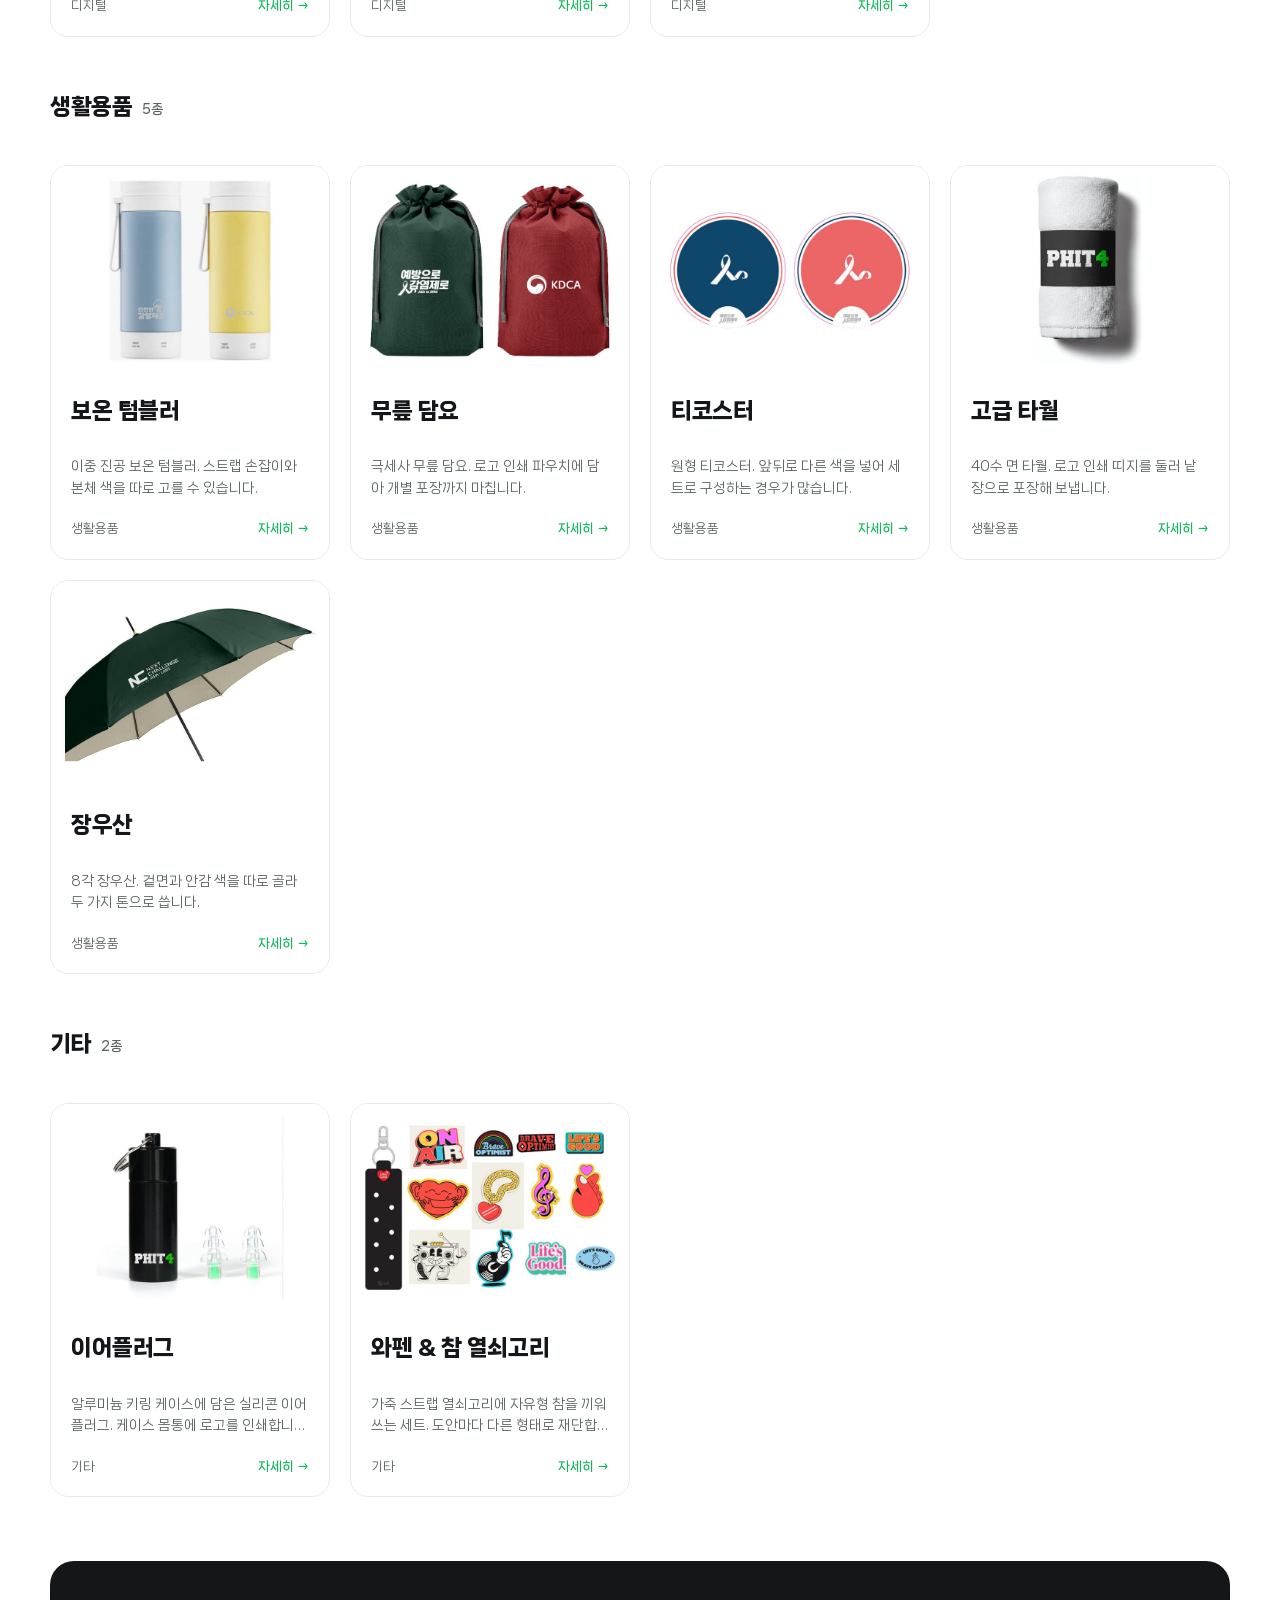
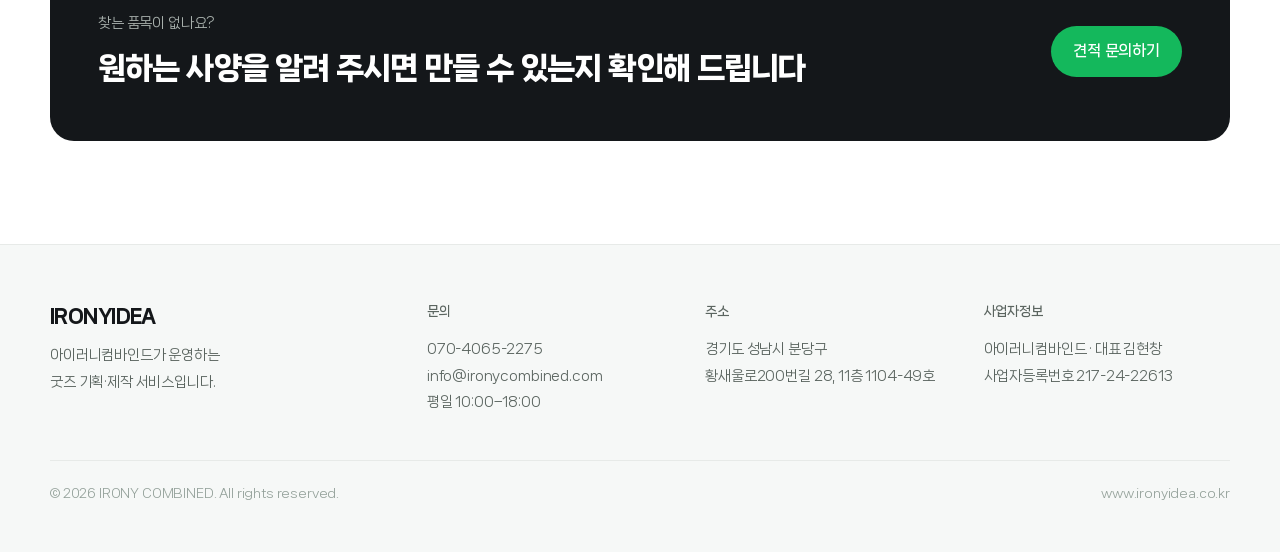
<file: works.html>
<!DOCTYPE html>
<html lang="ko">
<head>
<meta charset="UTF-8">
<meta name="viewport" content="width=device-width, initial-scale=1">
<title>제작 사례 — 아이러니아이디어</title>
<meta name="description" content="티셔츠, 후드, 텀블러, 키링, 노트까지. 카테고리별로 모은 굿즈 제작 사례입니다.">
<link rel="icon" href="favicon.svg" type="image/svg+xml">
<meta name="theme-color" content="#FFFFFF">
<meta property="og:type" content="website">
<meta property="og:site_name" content="아이러니아이디어">
<meta property="og:title" content="제작 사례 — 아이러니아이디어">
<meta property="og:description" content="티셔츠, 후드, 텀블러, 키링, 노트까지. 카테고리별로 모은 굿즈 제작 사례입니다.">
<meta property="og:image" content="og-image.png">
<meta property="og:locale" content="ko_KR">
<meta name="twitter:card" content="summary_large_image">
<link rel="stylesheet" href="style.css">
</head>
<body>
<header class="nav">
  <div class="wrap">
    <a class="brand" href="index.html"><b>IRONYIDEA</b><em>당신의 아이디어를 상품으로</em></a>
    <nav class="tabs" aria-label="주요 메뉴">
      <a href="works.html" class="on">제작 사례</a>
      <a href="index.html#process">제작 과정</a>
      <a href="branding.html">브랜딩</a>
      <a href="index.html#about">회사 소개</a>
    </nav>
    <a class="btn btn--green btn--sm" href="index.html#contact">견적 문의</a>
  </div>
</header>

<main>
  <section class="sec pagehead">
    <div class="wrap">
      <a class="back" href="index.html">← 메인으로 돌아가기</a>
      <span class="eyebrow" style="margin-top:22px">Works</span>
      <h2 class="h2">제작 사례 <span id="pfcount" style="color:var(--body);font-size:.5em;font-weight:600"></span></h2>
      <p class="lead">카테고리별로 모은 전체 품목입니다. 여기 없는 것도 대부분 만들 수 있으니 물어봐 주세요.</p>
      <div class="filters" id="filters" role="group" aria-label="품목 분류"></div>
      <div id="catalog"></div>
      <div class="cta">
        <div>
          <span>찾는 품목이 없나요?</span>
          <h3>원하는 사양을 알려 주시면 만들 수 있는지 확인해 드립니다</h3>
        </div>
        <a class="btn btn--green" href="index.html#contact">견적 문의하기</a>
      </div>
    </div>
  </section>
</main>

<footer class="foot">
  <div class="wrap">
    <div class="cols">
      <div>
        <div class="fb">IRONYIDEA</div>
        <p>아이러니컴바인드가 운영하는<br>굿즈 기획·제작 서비스입니다.</p>
      </div>
      <div>
        <h4>문의</h4>
        <p><a href="tel:07040652275">070-4065-2275</a><br>
           <a href="mailto:info@ironycombined.com">info@ironycombined.com</a><br>
           평일 10:00–18:00</p>
      </div>
      <div>
        <h4>주소</h4>
        <p>경기도 성남시 분당구<br>황새울로200번길 28, 11층 1104-49호</p>
      </div>
      <div>
        <h4>사업자정보</h4>
        <p>아이러니컴바인드 · 대표 김현창<br>사업자등록번호 217-24-22613</p>
      </div>
    </div>
    <div class="foot-bot">
      <span>© 2026 IRONY COMBINED. All rights reserved.</span>
      <span>www.ironyidea.co.kr</span>
    </div>
  </div>
</footer>

<div class="modal" id="modal" hidden role="dialog" aria-modal="true" aria-labelledby="sheetTitle">
  <div class="sheet" id="sheet"></div>
  <button class="x" id="close" aria-label="닫기">×</button>
</div>

<script src="data.js"></script>
<script>
document.getElementById('pfcount').textContent=`${items.length}종`;

const catalog=document.getElementById('catalog');
function renderCatalog(cat){
  catalog.innerHTML=CATS.filter(([v])=>cat==='all'||v===cat).map(([v,label])=>{
    const list=items.filter(i=>i.cat===v);
    if(!list.length) return '';
    return `<div class="catgroup">
      <h3>${label} <span>${list.length}종</span></h3>
      <div class="grid">${list.map(cardHTML).join('')}</div></div>`;
  }).join('');
  catalog.querySelectorAll('.card').forEach(c=>c.classList.add('in'));
}
const filters=document.getElementById('filters');
filters.innerHTML=[['all','전체'],...CATS].map(([v,l])=>
  `<button type="button" data-cat="${v}" aria-pressed="false">${l}</button>`).join('');
filters.addEventListener('click',e=>{
  const b=e.target.closest('button'); if(!b) return;
  filters.querySelectorAll('button').forEach(x=>x.setAttribute('aria-pressed',x===b));
  renderCatalog(b.dataset.cat);
});

/* 메인의 카테고리 카드에서 넘어온 경우 해당 갈래만 */
const want=new URLSearchParams(location.search).get('cat');
const start=[...filters.querySelectorAll('button')]
  .find(b=>b.dataset.cat===want) || filters.querySelector('button');
start.setAttribute('aria-pressed','true');
renderCatalog(start.dataset.cat);

/* 상세 */
const modal=document.getElementById('modal'),sheet=document.getElementById('sheet');
let lastFocus=null;
function openSheet(id){
  const it=items.find(x=>x.id===id); if(!it) return;
  lastFocus=document.activeElement;
  sheet.innerHTML=`
   <div class="sheet-body">
     <span class="tag">${CATNAME[it.cat]} · ${it.tag}</span>
     <h3 id="sheetTitle">${it.name}</h3>
     <p>${it.desc}</p>
     <div class="gal"><div class="gal-stage">${galShot(it,SHOTS[0])}</div></div>
     <dl>${Object.entries(it.spec).filter(([k])=>!['최소 수량','참고가'].includes(k))
        .map(([k,v])=>`<dt>${k}</dt><dd>${v}</dd>`).join('')}</dl>
     <div class="sheet-actions">
       <button class="btn btn--green" type="button" data-ask="${it.name}">이 품목으로 문의</button>
       <button class="btn btn--ghost" type="button" data-dismiss>닫기</button>
     </div>
   </div>`;
  modal.hidden=false;document.body.style.overflow='hidden';
  document.getElementById('close').focus();
}
function closeSheet(){modal.hidden=true;document.body.style.overflow='';if(lastFocus)lastFocus.focus();}
document.addEventListener('click',e=>{
  const c=e.target.closest('.card'); if(c&&c.dataset.id) openSheet(c.dataset.id);
});
modal.addEventListener('click',e=>{
  if(e.target===modal||e.target.closest('[data-dismiss]'))return closeSheet();
  const ask=e.target.closest('[data-ask]');
  if(ask){closeSheet();location.href='index.html?item='+encodeURIComponent(ask.dataset.ask)+'#contact';}
});
document.getElementById('close').addEventListener('click',closeSheet);
document.addEventListener('keydown',e=>{if(e.key==='Escape'&&!modal.hidden)closeSheet();});
</script>
</body>
</html>
</file>
